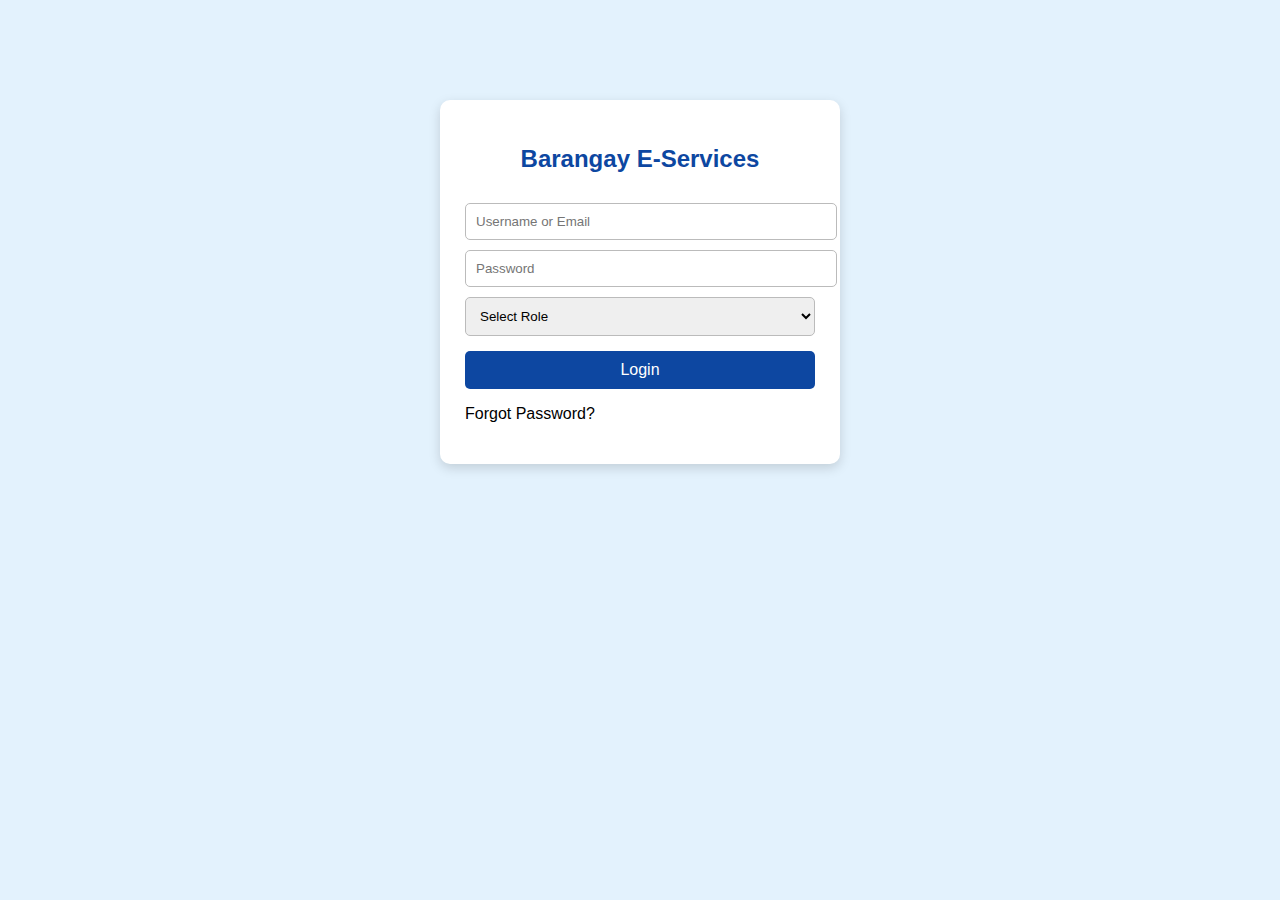
<file: index.html>
<!DOCTYPE html>
<html lang="en">
<head>
    <meta charset="UTF-8">
    <title>Barangay E-Services Login</title>
   <link rel="stylesheet" href="login.css">
</head>
<body>

<div class="login-container">
    <h2>Barangay E-Services</h2>

    <input type="text" id="username" placeholder="Username or Email">
    <input type="password" id="password" placeholder="Password">

    <select id="role">
        <option value="">Select Role</option>
        <option value="admin">Admin</option>
        <option value="staff">Staff</option>
        <option value="resident">Resident</option>
    </select>

    <button onclick="login()">Login</button>

    <div class="error" id="errorMsg"></div>

     <p class="forgot-password" onclick="forgotPassword()">Forgot Password?</p>
</div>

<script src="login.js"></script>
</body>
</html>
</file>
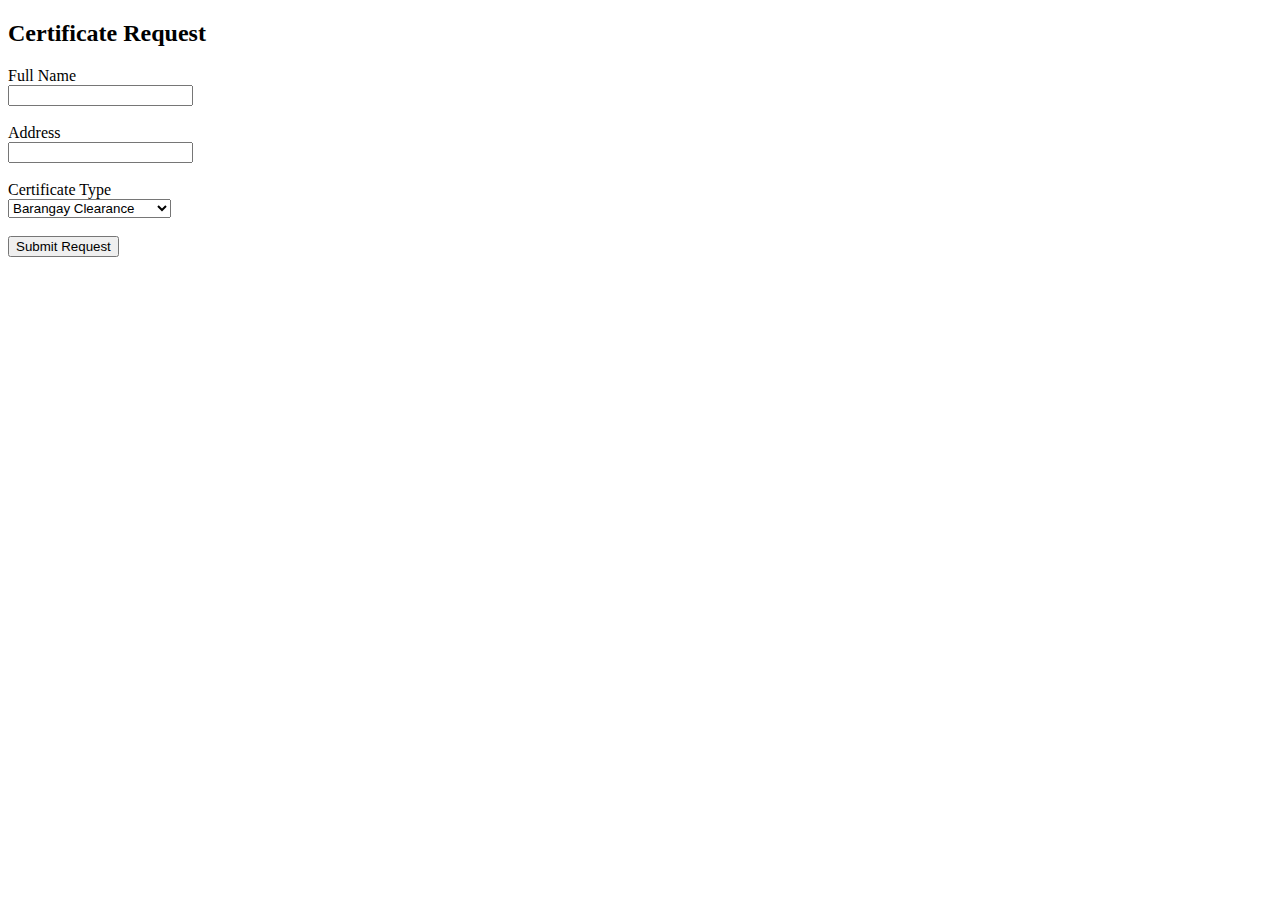
<file: certificate-request.html>
<!DOCTYPE html>
<html lang="en">
<head>
    <meta charset="UTF-8">
    <title>Certificate Request</title>
</head>
<body>

<h2>Certificate Request</h2>

<form>
    <label>Full Name</label><br>
    <input type="text"><br><br>

    <label>Address</label><br>
    <input type="text"><br><br>

    <label>Certificate Type</label><br>
    <select>
        <option>Barangay Clearance</option>
        <option>Certificate of Residency</option>
        <option>Certificate of Indigency</option>
    </select><br><br>

    <button type="submit">Submit Request</button>
</form>

</body>
</html>
</file>
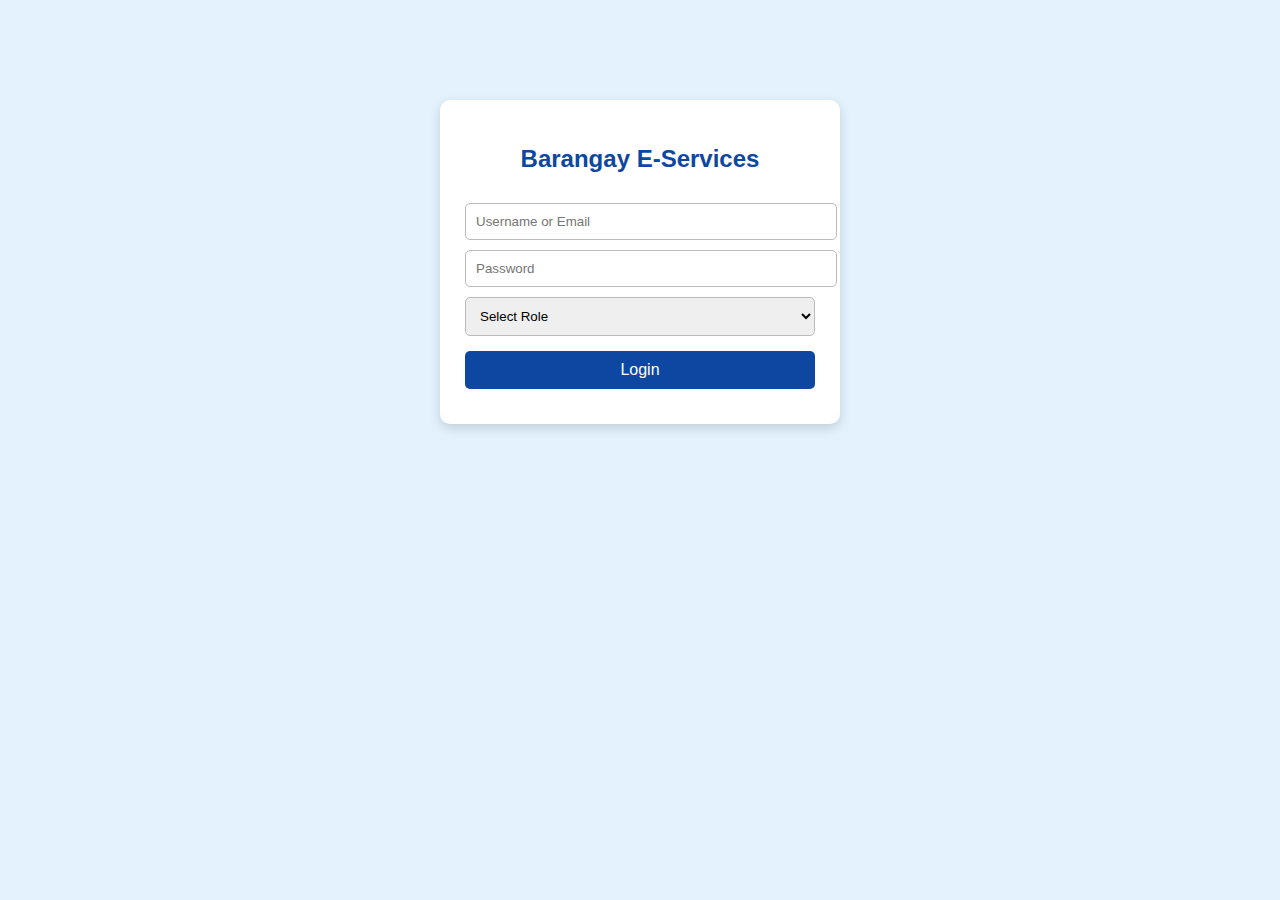
<file: login.html>
<!DOCTYPE html>
<html lang="en">
<head>
    <meta charset="UTF-8">
    <title>Barangay E-Services Login</title>
   <link rel="stylesheet" href="login.css">
</head>
<body>

<div class="login-container">
    <h2>Barangay E-Services</h2>

    <input type="text" id="username" placeholder="Username or Email">
    <input type="password" id="password" placeholder="Password">

    <select id="role">
        <option value="">Select Role</option>
        <option value="admin">Admin</option>
        <option value="staff">Staff</option>
        <option value="resident">Resident</option>
    </select>

    <button onclick="login()">Login</button>

    <div class="error" id="errorMsg"></div>
</div>

<script src="login.js"></script>
</body>
</html>
</file>
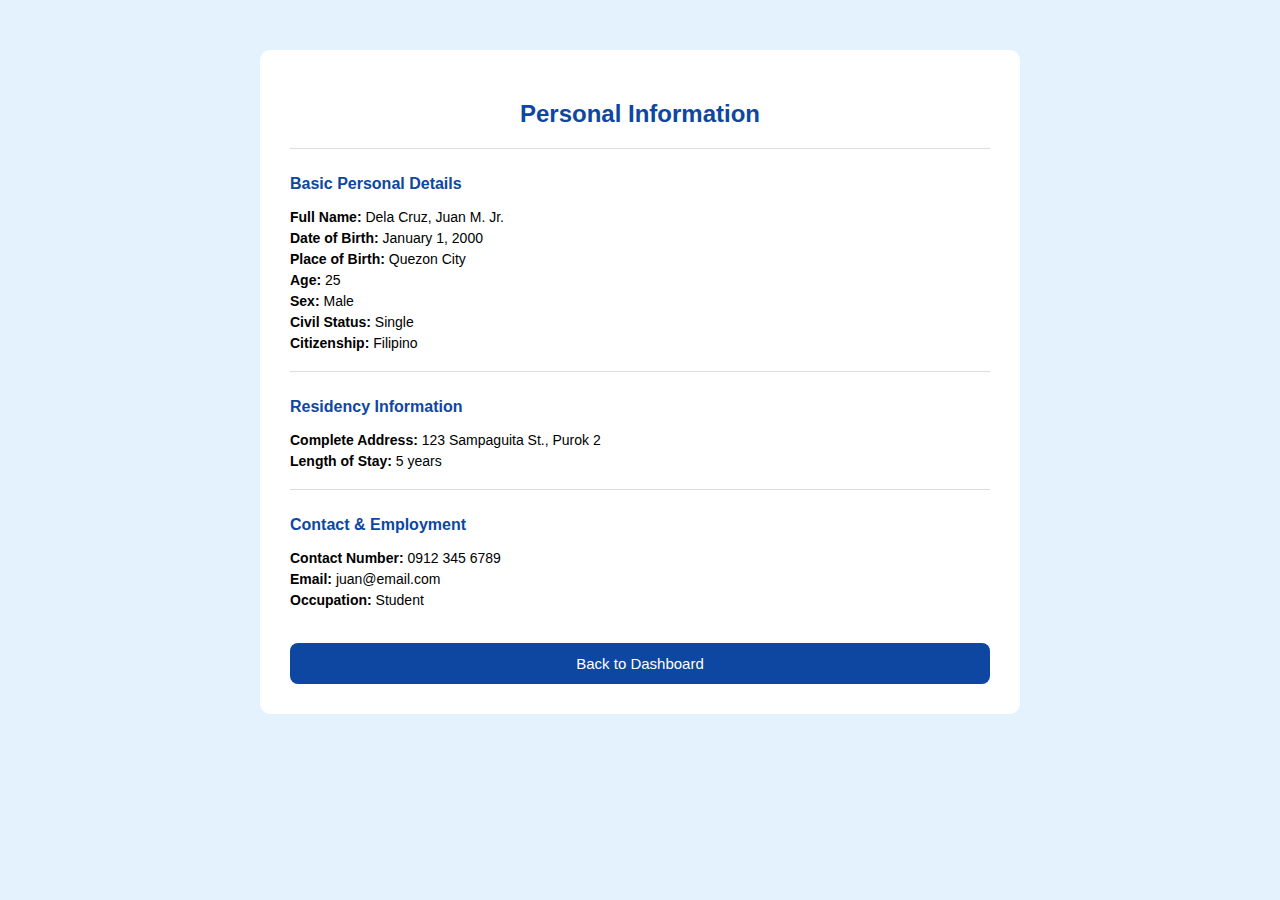
<file: personal-info.html>
<!DOCTYPE html>
<html lang="en">
<head>
    <meta charset="UTF-8">
    <title>Personal Information</title>
<link rel="stylesheet" href="personal-info.css">
</head>
<body>

<div class="info-container">
    <h2>Personal Information</h2>

    <div class="info-section">
        <h3>Basic Personal Details</h3>
        <p><b>Full Name:</b> Dela Cruz, Juan M. Jr.</p>
        <p><b>Date of Birth:</b> January 1, 2000</p>
        <p><b>Place of Birth:</b> Quezon City</p>
        <p><b>Age:</b> 25</p>
        <p><b>Sex:</b> Male</p>
        <p><b>Civil Status:</b> Single</p>
        <p><b>Citizenship:</b> Filipino</p>
    </div>

    <div class="info-section">
        <h3>Residency Information</h3>
        <p><b>Complete Address:</b> 123 Sampaguita St., Purok 2</p>
        <p><b>Length of Stay:</b> 5 years</p>
    </div>

    <div class="info-section">
        <h3>Contact & Employment</h3>
        <p><b>Contact Number:</b> 0912 345 6789</p>
        <p><b>Email:</b> juan@email.com</p>
        <p><b>Occupation:</b> Student</p>
    </div>

    <button class="back-btn" onclick="goBack()">Back to Dashboard</button>
</div>

<script>
    function goBack() {
        window.location.href = "resident-dashboard.html";
    }
</script>

</body>
</html>
</file>
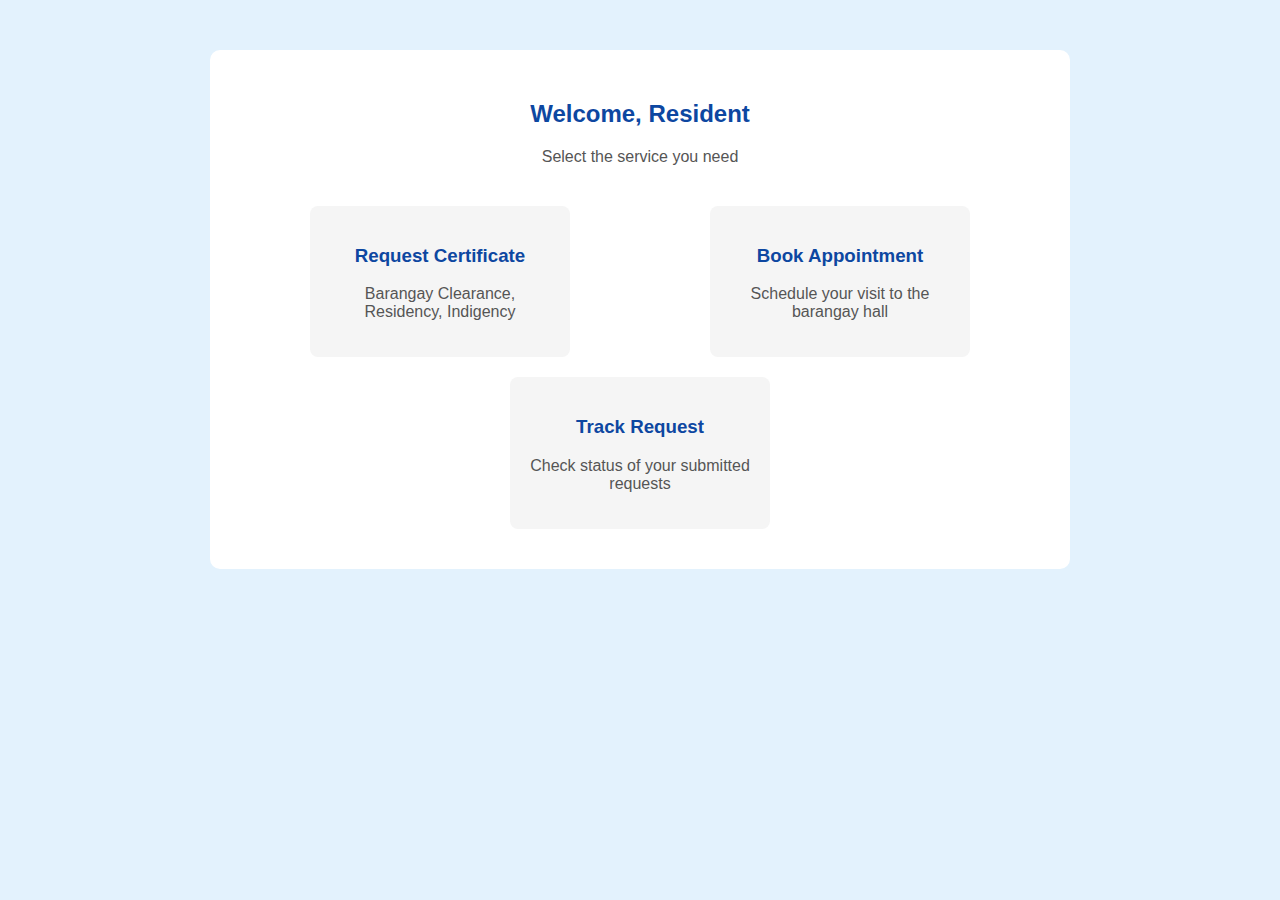
<file: resident-dashboard.html>
<!DOCTYPE html>
<html lang="en">
<head>
    <meta charset="UTF-8">
    <title>Resident Dashboard</title>
    <link rel="stylesheet" href="resident-dashboard.css">
</head>
<body>

<div class="dashboard-container">
    <h2>Welcome, Resident</h2>
    <p>Select the service you need</p>

    <div class="card-container">

        <div class="service-card" onclick="location.href='certificate-request.html'">
            <h3>Request Certificate</h3>
            <p>Barangay Clearance, Residency, Indigency</p>
        </div>

        <div class="service-card" onclick="location.href='appointment.html'">
            <h3>Book Appointment</h3>
            <p>Schedule your visit to the barangay hall</p>
        </div>

        <div class="service-card" onclick="location.href='track-request.html'">
            <h3>Track Request</h3>
            <p>Check status of your submitted requests</p>
        </div>

    </div>
</div>

</body>
</html>
</file>
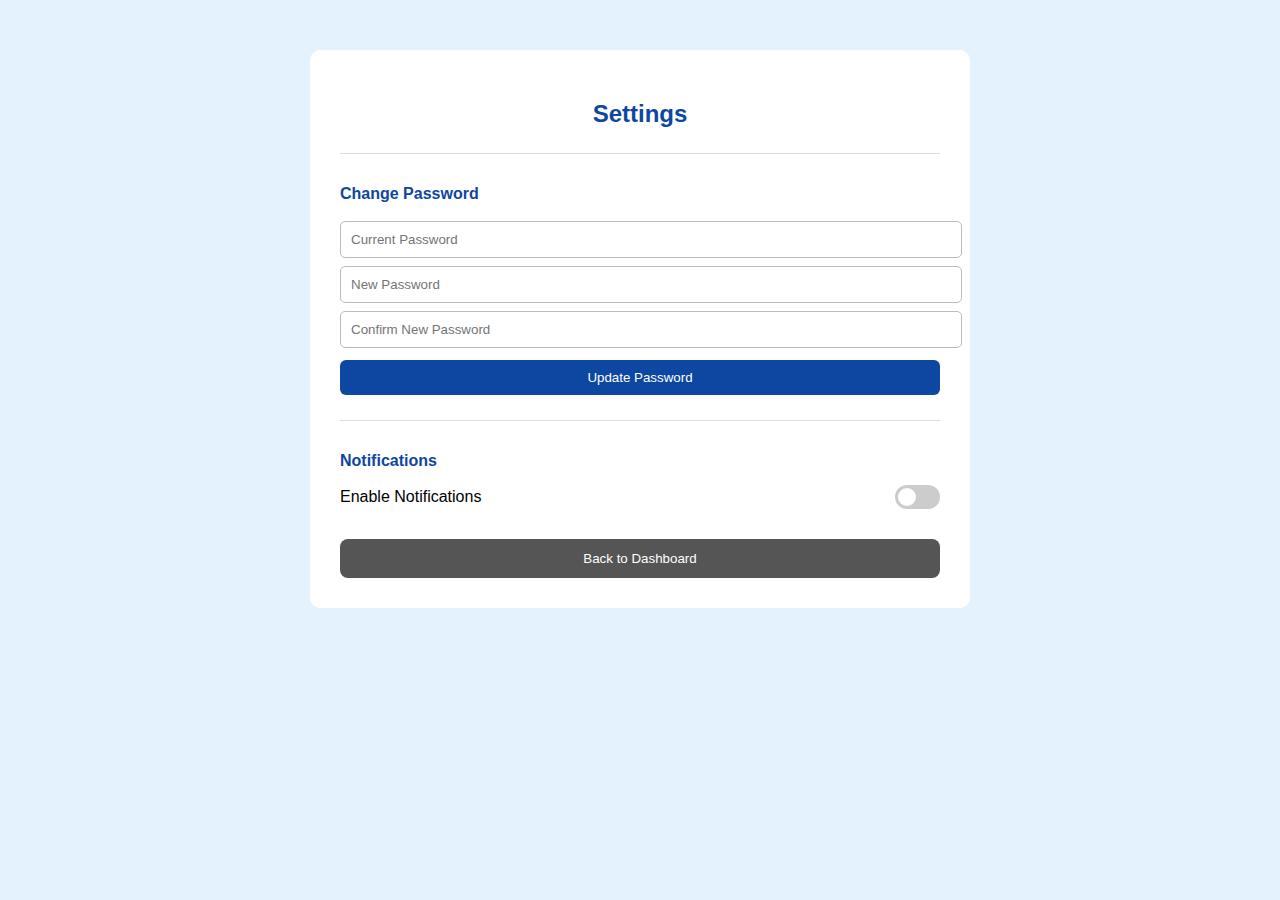
<file: resident-settings.html>
<!DOCTYPE html>
<html lang="en">
<head>
    <meta charset="UTF-8">
    <title>Settings</title>
    <link rel="stylesheet" href="resident-settings.css">
</head>
<body>

<div class="settings-container">
    <h2>Settings</h2>


    <div class="settings-section">
        <h3>Change Password</h3>

        <input type="password" id="currentPassword" placeholder="Current Password">
        <input type="password" id="newPassword" placeholder="New Password">
        <input type="password" id="confirmPassword" placeholder="Confirm New Password">

        <button onclick="changePassword()">Update Password</button>

        <p class="message" id="passwordMsg"></p>
    </div>

    <div class="settings-section">
        <h3>Notifications</h3>

        <div class="toggle-container">
            <span>Enable Notifications</span>
            <label class="switch">
                <input type="checkbox" id="notifToggle">
                <span class="slider"></span>
            </label>
        </div>
    </div>

    <button class="back-btn" onclick="goBack()">Back to Dashboard</button>
</div>

<script>
    function goBack() {
        window.location.href = "resident-dashboard.html";
    }

    function changePassword() {
        const newPass = document.getElementById("newPassword").value;
        const confirmPass = document.getElementById("confirmPassword").value;
        const msg = document.getElementById("passwordMsg");

        const passwordPattern = /^(?=.*[a-z])(?=.*[A-Z])(?=.*\d)(?=.*[\W_]).{8,}$/;

        if (!passwordPattern.test(newPass)) {
            msg.textContent = "Password must meet the required format.";
            msg.style.color = "red";
            return;
        }

        if (newPass !== confirmPass) {
            msg.textContent = "Passwords do not match.";
            msg.style.color = "red";
            return;
        }

        msg.textContent = "Password updated (demo only).";
        msg.style.color = "green";
    }
</script>

</body>
</html>
</file>
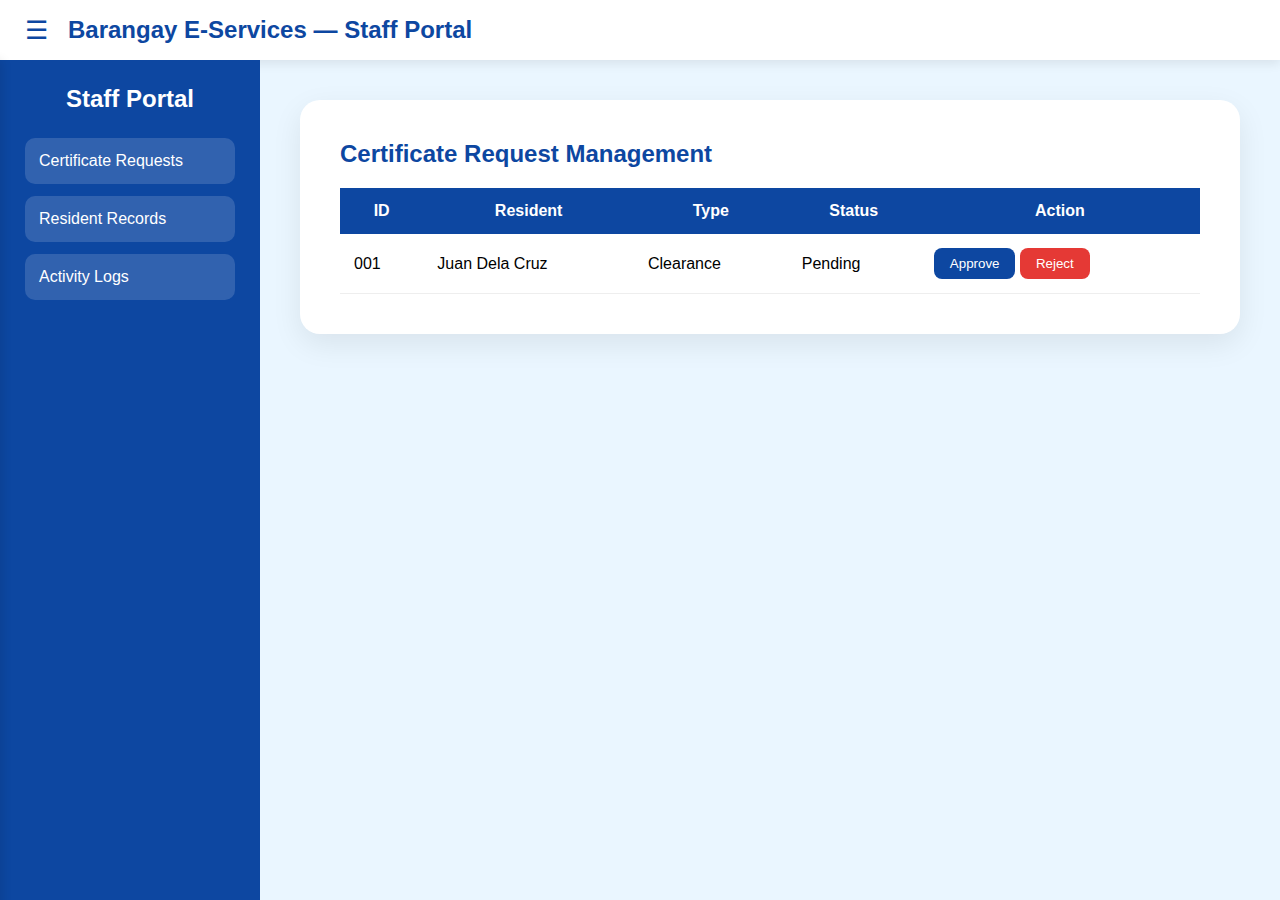
<file: staff-dashboard.html>
<!DOCTYPE html>
<html lang="en">
<head>
    <meta charset="UTF-8">
    <title>Staff Portal - Barangay E-Services</title>
    <link rel="stylesheet" href="staff-dashboard.css">
</head>
<body>

<div class="topbar">
    <div class="hamburger" onclick="toggleMenu()">☰</div>
    <h2>Barangay E-Services — Staff Portal</h2>
</div>

<div class="menu-panel" id="menuPanel">
    <h3>Account</h3>
    <ul>
        <li onclick="showProfile()">Personal Information</li>
        <li onclick="showSettings()">Settings</li>
        <li onclick="logout()">Logout</li>
    </ul>
</div>

<div class="dashboard-container">

    <aside class="sidebar">
        <h2>Staff Portal</h2>
        <ul>
            <li onclick="showSection('certificates')">Certificate Requests</li>
            <li onclick="showSection('residents')">Resident Records</li>
            <li onclick="showSection('logs')">Activity Logs</li>
        </ul>
    </aside>

    <main class="main-content">

        <section id="certificates" class="section active">
            <h2>Certificate Request Management</h2>
            <table>
                <tr>
                    <th>ID</th>
                    <th>Resident</th>
                    <th>Type</th>
                    <th>Status</th>
                    <th>Action</th>
                </tr>
                <tr>
                    <td>001</td>
                    <td>Juan Dela Cruz</td>
                    <td>Clearance</td>
                    <td>Pending</td>
                    <td>
                        <button>Approve</button>
                        <button class="reject">Reject</button>
                    </td>
                </tr>
            </table>
        </section>

        <section id="residents" class="section">
            <h2>Resident Records</h2>
            <button class="add-btn">+ Add Resident</button>
            <table>
                <tr>
                    <th>ID</th>
                    <th>Name</th>
                    <th>Address</th>
                    <th>Contact</th>
                    <th>Action</th>
                </tr>
                <tr>
                    <td>1001</td>
                    <td>Maria Santos</td>
                    <td>Purok 2</td>
                    <td>09123456789</td>
                    <td>
                        <button>Edit</button>
                        <button class="delete">Delete</button>
                    </td>
                </tr>
            </table>
        </section>

        <section id="logs" class="section">
            <h2>Activity Logs</h2>
            <table>
                <tr>
                    <th>Date</th>
                    <th>User</th>
                    <th>Action</th>
                </tr>
                <tr>
                    <td>2026-01-13</td>
                    <td>Staff1</td>
                    <td>Approved Request #001</td>
                </tr>
            </table>
        </section>

    </main>
</div>

<script>
function showSection(id) {
    document.querySelectorAll(".section").forEach(sec => sec.classList.remove("active"));
    document.getElementById(id).classList.add("active");
}

function toggleMenu() {
    document.getElementById("menuPanel").classList.toggle("open");
}

function logout() {
    if (confirm("Are you sure you want to logout?")) {
        localStorage.clear();
        window.location.href = "index.html";
    }
}

function showProfile() {
    window.location.href = "staff-personal-info.html";
}

function showSettings() {
    window.location.href = "staff-settings.html";
}
</script>

</body>
</html>
</file>
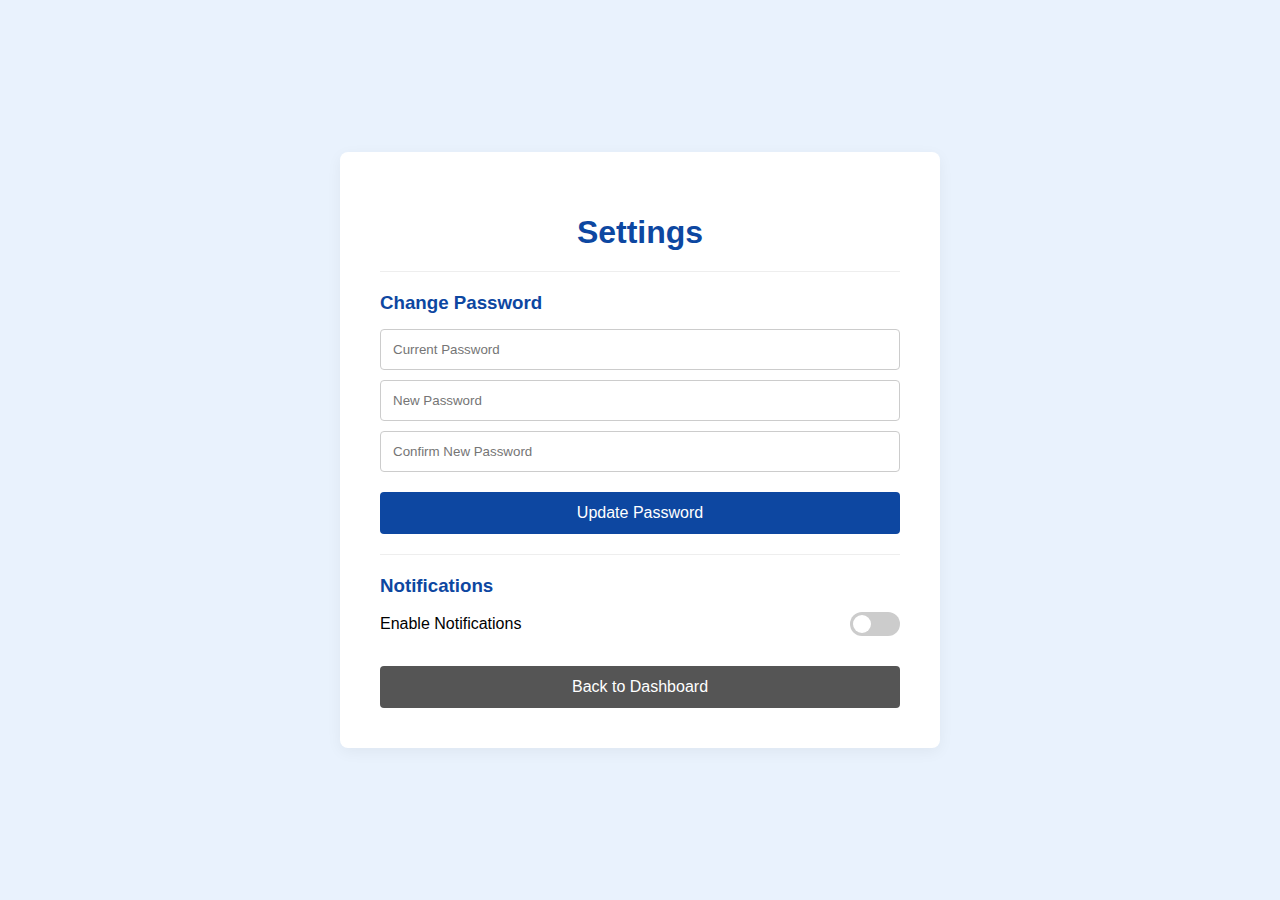
<file: staff-settings.html>
<!DOCTYPE html>
<html lang="en">
<head>
    <meta charset="UTF-8">
    <meta name="viewport" content="width=device-width, initial-scale=1.0">
    <title>Settings - Barangay E-Services</title>
    <link rel="stylesheet" href="staff-settings.css">
</head>
<body>

<div class="settings-container">
    <div class="settings-card">
        <h1>Settings</h1>
        <hr class="divider">

        <section class="settings-section">
            <h3>Change Password</h3>
            <div class="input-group">
                <input type="password" placeholder="Current Password">
                <input type="password" placeholder="New Password">
                <input type="password" placeholder="Confirm New Password">
            </div>
            <button class="update-btn">Update Password</button>
        </section>

        <hr class="divider">

        <section class="settings-section">
            <h3>Notifications</h3>
            <div class="toggle-container">
                <span>Enable Notifications</span>
                <label class="switch">
                    <input type="checkbox">
                    <span class="slider round"></span>
                </label>
            </div>
        </section>

        <button class="back-btn" onclick="goBack()">Back to Dashboard</button>
    </div>
</div>

<script>
    function goBack() {
        // Redirects back to your main dashboard file
        window.location.href = "staff-dashboard.html"; 
    }
</script>

</body>
</html>
</file>
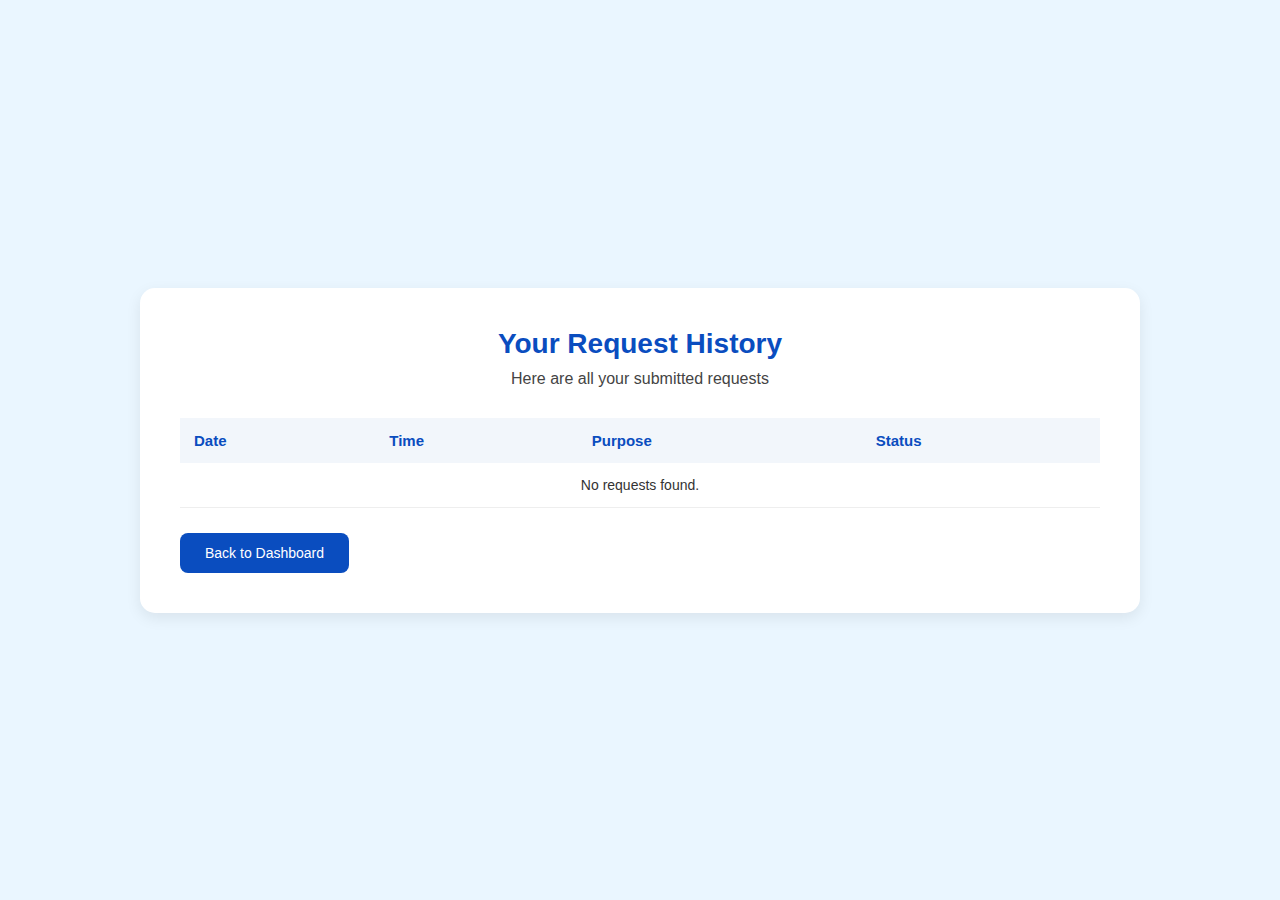
<file: track_request.html>
<!DOCTYPE html>
<html lang="en">
<head>
    <meta charset="UTF-8">
    <title>Track Request</title>
    <link rel="stylesheet" href="track_request.css">
</head>
<body>

<div class="track-container">
    <h2>Your Request History</h2>
    <p>Here are all your submitted requests</p>

    <table>
        <thead>
            <tr>
                <th>Date</th>
                <th>Time</th>
                <th>Purpose</th>
                <th>Status</th>
            </tr>
        </thead>
        <tbody id="requestTable"></tbody>
    </table>

    <button class="back-btn" onclick="location.href='resident-dashboard.html'">
        Back to Dashboard
    </button>
</div>

<script>
const requests = JSON.parse(localStorage.getItem("requests")) || [];
const table = document.getElementById("requestTable");

if (requests.length === 0) {
    table.innerHTML = `<tr><td colspan="4" style="text-align:center;">No requests found.</td></tr>`;
} else {
    requests.forEach(req => {
        const row = document.createElement("tr");

        row.innerHTML = `
            <td>${req.date}</td>
            <td>${req.time}</td>
            <td>${req.purpose}</td>
            <td class="${req.status === 'Pending' ? 'pending' : 'completed'}">
                ${req.status}
            </td>
        `;

        table.appendChild(row);
    });
}
</script>

</body>
</html>
</file>
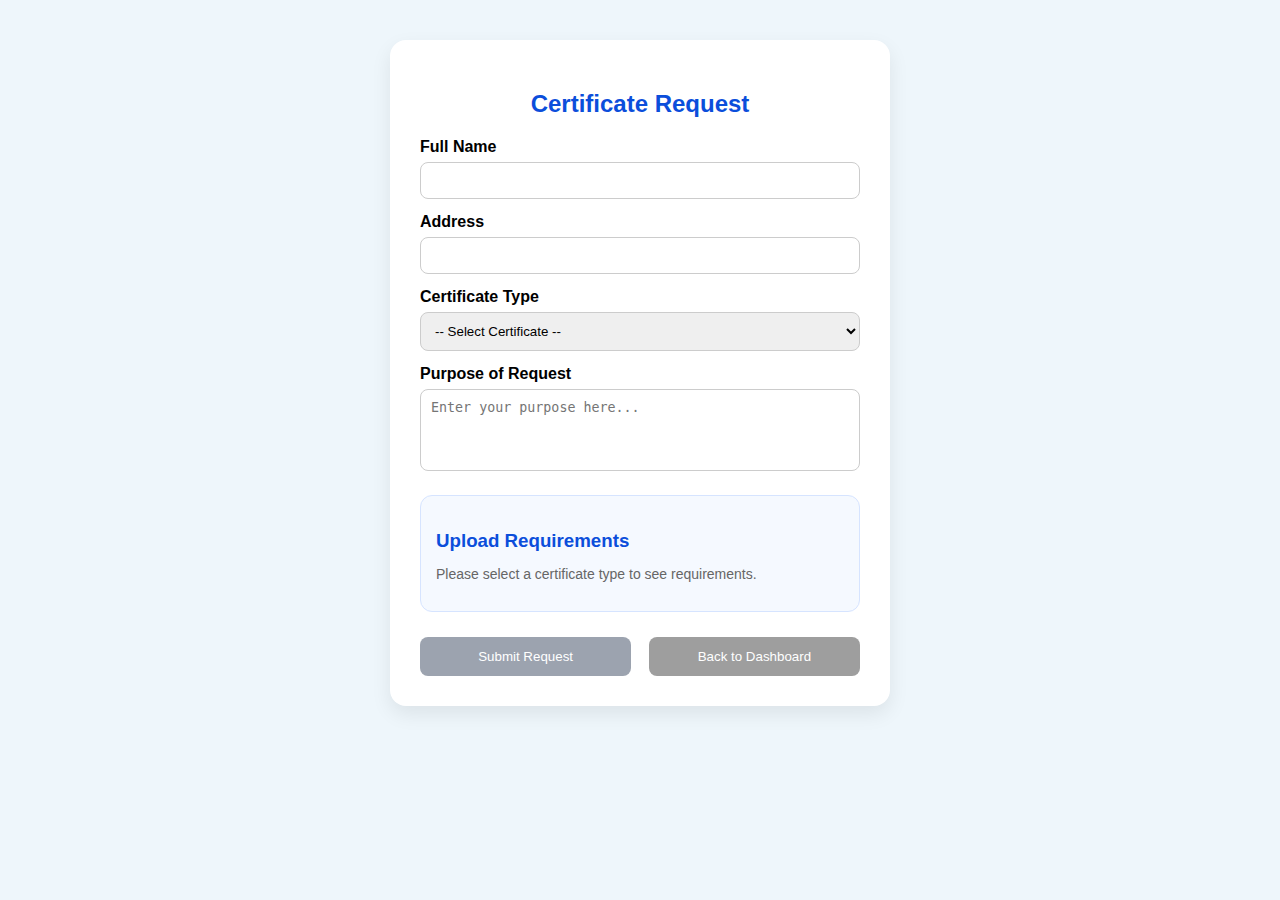
<file: mobprog/certificate-request.html>
<!DOCTYPE html>
<html lang="en">
<head>
    <meta charset="UTF-8">
    <title>Certificate Request</title>
    <link rel="stylesheet" href="certificate-request.css">
</head>
<body>

<div class="form-container">
    <h2>Certificate Request</h2>

    <form id="requestForm">

        <label>Full Name</label>
        <input type="text" required>

        <label>Address</label>
        <input type="text" required>

        <label>Certificate Type</label>
        <select id="certificateType" required>
            <option value="">-- Select Certificate --</option>
            <option value="clearance">Barangay Clearance - ₱20.00</option>
            <option value="residency">Certificate of Residency - ₱50.00</option>
            <option value="indigency">Certificate of Indigency - ₱20.00</option>
        </select>

        <label>Purpose of Request</label>
        <textarea rows="4" placeholder="Enter your purpose here..." required></textarea>

        <div class="requirements-box">
            <h3>Upload Requirements</h3>
            <div id="requirementsContainer">
                <p class="hint">Please select a certificate type to see requirements.</p>
            </div>
        </div>

        <div class="btn-group">
            <button type="submit" id="submitBtn" disabled>Submit Request</button>
            <button type="button" class="back-btn" onclick="location.href='resident-dashboard.html'">
                Back to Dashboard
            </button>
        </div>

    </form>
</div>

<script src="certificate-request.js"></script>
</body>
</html>
</file>
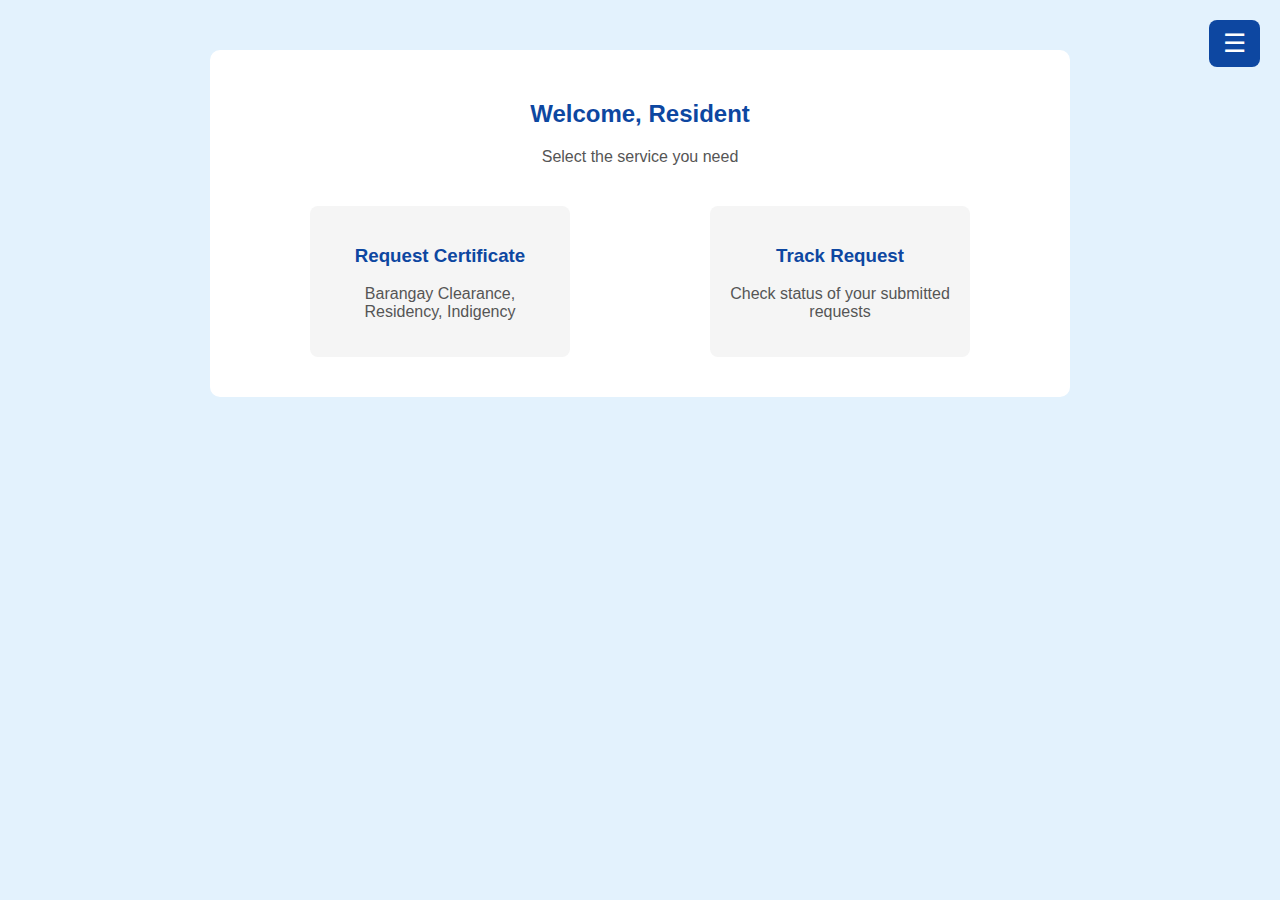
<file: mobprog/resident-dashboard.html>
<!DOCTYPE html>
<html lang="en">
<head>
    <meta charset="UTF-8">
    <title>Resident Dashboard</title>
    <link rel="stylesheet" href="resident-dashboard.css">
</head>
<body>

<div class="top-bar">
    <div class="hamburger" onclick="toggleMenu()">☰</div>

   <div class="menu" id="menu">
    <h4>Menu</h4>

    <div class="menu-item" onclick="location.href='personal-info.html'">
        Personal Information
    </div>

 <div class="menu-item" onclick="location.href='resident-settings.html'">
    Settings
</div>

    <button class="menu-logout" onclick="logout()">Logout</button>
</div>

</div>

<div class="dashboard-container">
    <h2>Welcome, Resident</h2>
    <p>Select the service you need</p>

    <div class="card-container">

        <div class="service-card" onclick="location.href='certificate-request.html'">
            <h3>Request Certificate</h3>
            <p>Barangay Clearance, Residency, Indigency</p>
        </div>

        <div class="service-card" onclick="location.href='track_request.html'">
            <h3>Track Request</h3>
            <p>Check status of your submitted requests</p>
        </div>

    </div>
</div>

<script>
    function toggleMenu() {
        document.getElementById("menu").classList.toggle("show");
    }

    function logout() {
        const confirmLogout = confirm("Are you sure you want to log out?");
        
        if (confirmLogout) {
            localStorage.removeItem("loggedInUser");
            localStorage.removeItem("userRole");
            window.location.href = "index.html";
        }
    }
</script>

</body>
</html>
</file>
<file: login.css>
body {
   font-family: Arial, sans-serif;
   background: #e3f2fd; 
 }

.login-container {
   width: 350px;
        margin: 100px auto;
        background: #ffffff; /* White */
        padding: 25px;
        border-radius: 10px;
        box-shadow: 0 4px 12px rgba(0, 0, 0, 0.15);
}

h2 {
    text-align: center;
    color: #0d47a1; 
}

input, select, button {
    width: 100%;
    padding: 10px;
    margin-top: 10px;
    border: 1px solid #bbb;
    border-radius: 5px;
}

button {
  width: 100%;
    padding: 10px;
    margin-top: 15px;
    background: #0d47a1; /* Dark Blue */
    color: white;
    border: none;
    border-radius: 5px;
    font-size: 16px;
    cursor: pointer;
}

button:hover {
     background: #08306b;
}

.error {
  color: red;
    text-align: center;
    margin-top: 10px;
    font-size: 14px;
}
</file>
<file: personal-info.css>
body {
    font-family: Arial, sans-serif;
    background-color: #e3f2fd;
}

.info-container {
    width: 90%;
    max-width: 700px;
    margin: 50px auto;
    background: white;
    padding: 30px;
    border-radius: 10px;
}

h2 {
    text-align: center;
    color: #0d47a1;
}

.info-section {
    margin-top: 20px;
    padding-top: 10px;
    border-top: 1px solid #ddd;
}

.info-section h3 {
    color: #0d47a1;
    font-size: 16px;
}

.info-section p {
    font-size: 14px;
    margin: 5px 0;
}

.back-btn {
    margin-top: 30px;
    width: 100%;
    padding: 12px;
    background: #0d47a1;
    color: white;
    border: none;
    border-radius: 8px;
    cursor: pointer;
    font-size: 15px;
}

.back-btn:hover {
    background: #08306b;
}
</file>
<file: resident-dashboard.css>
.menu-item {
    padding: 10px;
    margin: 8px 0;
    background: #f5f5f5;
    border-radius: 6px;
    font-size: 14px;
    cursor: pointer;
    text-align: center;
}

.menu-item:hover {
    background: #e3f2fd;
}


.top-bar {
    position: fixed;
    top: 20px;
    right: 20px;
    z-index: 1000;
}

.hamburger {
    font-size: 26px;
    cursor: pointer;
    background: #0d47a1;
    color: white;
    padding: 8px 14px;
    border-radius: 8px;
}

/* MENU DROPDOWN */
.menu {
    display: none;
    position: absolute;
    right: 0;
    top: 50px;
    width: 220px;
    background: white;
    padding: 15px;
    border-radius: 10px;
    box-shadow: 0 5px 15px rgba(0,0,0,0.2);
}

.menu.show {
    display: block;
}

.menu h4 {
    margin-top: 0;
    color: #0d47a1;
    text-align: center;
}

.menu p {
    font-size: 13px;
    margin: 6px 0;
    color: #333;
}

.menu-logout {
    width: 100%;
    margin-top: 10px;
    background: #e74c3c;
    color: white;
    border: none;
    padding: 10px;
    border-radius: 6px;
    cursor: pointer;
}

.menu-logout:hover {
    background: #c0392b;
}



body {
    font-family: Arial, sans-serif;
    background-color: #e3f2fd;
}

.dashboard-container {
    width: 90%;
    max-width: 800px;
    margin: 50px auto;
    background-color: #ffffff;
    padding: 30px;
    border-radius: 10px;
}

h2 {
    text-align: center;
    color: #0d47a1;
}

p {
    text-align: center;
    color: #555;
}

.card-container {
    display: flex;
    justify-content: space-around;
    margin-top: 30px;
    flex-wrap: wrap;
}

.service-card {
    width: 220px;
    padding: 20px;
    background-color: #f5f5f5;
    border-radius: 8px;
    text-align: center;
    cursor: pointer;
    margin: 10px;
    transition: 0.3s;
}

.service-card:hover {
    background-color: #e3f2fd;
}

.service-card h3 {
    color: #0d47a1;
}

.logout-btn {
    position: fixed;
    bottom: 20px;
    left: 20px;

    background: #e74c3c;
    color: white;
    border: none;
    padding: 12px 20px;
    border-radius: 10px;
    cursor: pointer;
    font-size: 14px;
    box-shadow: 0 5px 10px rgba(0,0,0,0.15);
    transition: 0.3s ease;
    z-index: 1000;
}

.logout-btn:hover {
    background: #c0392b;
}
</file>
<file: resident-settings.css>
body {
    font-family: Arial, sans-serif;
    background-color: #e3f2fd;
}

.settings-container {
    width: 90%;
    max-width: 600px;
    margin: 50px auto;
    background: white;
    padding: 30px;
    border-radius: 10px;
}

h2 {
    text-align: center;
    color: #0d47a1;
}

.settings-section {
    margin-top: 25px;
    padding-top: 15px;
    border-top: 1px solid #ddd;
}

.settings-section h3 {
    color: #0d47a1;
    font-size: 16px;
    margin-bottom: 10px;
}

input {
    width: 100%;
    padding: 10px;
    margin-top: 8px;
    border: 1px solid #bbb;
    border-radius: 5px;
}

.settings-section button {
    width: 100%;
    margin-top: 12px;
    padding: 10px;
    background: #0d47a1;
    color: white;
    border: none;
    border-radius: 6px;
    cursor: pointer;
}

.settings-section button:hover {
    background: #08306b;
}

.message {
    margin-top: 8px;
    font-size: 13px;
}

/* TOGGLE SWITCH */
.toggle-container {
    display: flex;
    justify-content: space-between;
    align-items: center;
    margin-top: 15px;
}

.switch {
    position: relative;
    display: inline-block;
    width: 45px;
    height: 24px;
}

.switch input {
    opacity: 0;
    width: 0;
    height: 0;
}

.slider {
    position: absolute;
    cursor: pointer;
    background-color: #ccc;
    border-radius: 24px;
    top: 0;
    left: 0;
    right: 0;
    bottom: 0;
    transition: .4s;
}

.slider:before {
    position: absolute;
    content: "";
    height: 18px;
    width: 18px;
    left: 3px;
    bottom: 3px;
    background-color: white;
    border-radius: 50%;
    transition: .4s;
}

input:checked + .slider {
    background-color: #0d47a1;
}

input:checked + .slider:before {
    transform: translateX(21px);
}

.back-btn {
    margin-top: 30px;
    width: 100%;
    padding: 12px;
    background: #555;
    color: white;
    border: none;
    border-radius: 8px;
    cursor: pointer;
}

.back-btn:hover {
    background: #333;
}
</file>
<file: staff-dashboard.css>
* {
    margin: 0;
    padding: 0;
    box-sizing: border-box;
    font-family: "Segoe UI", Arial, sans-serif;
}

body {
    background: #eaf6ff;
}

.topbar {
    height: 60px;
    background: white;
    display: flex;
    align-items: center;
    padding: 0 25px;
    box-shadow: 0 4px 10px rgba(0,0,0,0.08);
}

.topbar h2 {
    margin-left: 20px;
    color: #0d47a1;
}

.hamburger {
    font-size: 26px;
    cursor: pointer;
    color: #0d47a1;
}

.menu-panel {
    position: fixed;
    top: 60px;
    left: -250px;
    width: 250px;
    height: 100%;
    background: white;
    box-shadow: 2px 0 10px rgba(0,0,0,0.1);
    padding: 20px;
    transition: 0.3s;
    z-index: 1000;
}

.menu-panel.open {
    left: 0;
}

.menu-panel h3 {
    color: #0d47a1;
    margin-bottom: 20px;
}

.menu-panel ul {
    list-style: none;
}

.menu-panel li {
    padding: 12px;
    border-radius: 8px;
    cursor: pointer;
    margin-bottom: 10px;
}

.menu-panel li:hover {
    background: #f0f7ff;
}

.dashboard-container {
    display: flex;
    min-height: calc(100vh - 60px);
}

.sidebar {
    width: 260px;
    background: #0d47a1;
    color: white;
    padding: 25px;
}

.sidebar h2 {
    margin-bottom: 25px;
    text-align: center;
}

.sidebar ul {
    list-style: none;
}

.sidebar li {
    padding: 14px;
    border-radius: 10px;
    background: rgba(255,255,255,0.15);
    margin-bottom: 12px;
    cursor: pointer;
}

.sidebar li:hover {
    background: rgba(255,255,255,0.3);
}

.main-content {
    flex: 1;
    padding: 40px;
}

.section {
    display: none;
    background: white;
    border-radius: 20px;
    padding: 40px;
    box-shadow: 0 10px 30px rgba(0,0,0,0.08);
}

.section.active {
    display: block;
}

.section h2 {
    color: #0d47a1;
    margin-bottom: 20px;
}

table {
    width: 100%;
    border-collapse: collapse;
}

th {
    background: #0d47a1;
    color: white;
    padding: 14px;
}

td {
    padding: 14px;
    border-bottom: 1px solid #eee;
}

tr:hover {
    background: #f5fbff;
}

button {
    padding: 8px 16px;
    border-radius: 8px;
    border: none;
    background: #0d47a1;
    color: white;
    cursor: pointer;
}

button:hover {
    opacity: 0.85;
}

.reject, .delete {
    background: #e53935;
}

.add-btn {
    background: #1e88e5;
    margin-bottom: 15px;
}
</file>
<file: staff-settings.css>
body {
    font-family: Arial, sans-serif;
    background-color: #e9f2fd; /* Light blue background */
    margin: 0;
    display: flex;
    justify-content: center;
    align-items: center;
    height: 100vh;
}

.settings-container {
    width: 100%;
    max-width: 600px;
    padding: 20px;
}

.settings-card {
    background: white;
    padding: 40px;
    border-radius: 8px;
    box-shadow: 0 4px 15px rgba(0,0,0,0.05);
    text-align: left;
}

h1 {
    color: #0d47a1;
    text-align: center;
    margin-bottom: 20px;
}

.divider {
    border: 0;
    border-top: 1px solid #eee;
    margin: 20px 0;
}

h3 {
    color: #0d47a1;
    margin-bottom: 15px;
}

.input-group input {
    width: 100%;
    padding: 12px;
    margin-bottom: 10px;
    border: 1px solid #ccc;
    border-radius: 4px;
    box-sizing: border-box; /* Ensures padding doesn't affect width */
}

.update-btn {
    width: 100%;
    padding: 12px;
    background-color: #0d47a1;
    color: white;
    border: none;
    border-radius: 4px;
    cursor: pointer;
    font-size: 16px;
    margin-top: 10px;
}

.update-btn:hover {
    background-color: #08306b;
}

.toggle-container {
    display: flex;
    justify-content: space-between;
    align-items: center;
    margin-bottom: 30px;
}

.switch {
    position: relative;
    display: inline-block;
    width: 50px;
    height: 24px;
}

.switch input {
    opacity: 0;
    width: 0;
    height: 0;
}

.slider {
    position: absolute;
    cursor: pointer;
    top: 0; left: 0; right: 0; bottom: 0;
    background-color: #ccc;
    transition: .4s;
    border-radius: 24px;
}

.slider:before {
    position: absolute;
    content: "";
    height: 18px;
    width: 18px;
    left: 3px;
    bottom: 3px;
    background-color: white;
    transition: .4s;
    border-radius: 50%;
}

input:checked + .slider {
    background-color: #0d47a1;
}

input:checked + .slider:before {
    transform: translateX(26px);
}

.back-btn {
    width: 100%;
    padding: 12px;
    background-color: #555;
    color: white;
    border: none;
    border-radius: 4px;
    cursor: pointer;
    font-size: 16px;
}

.back-btn:hover {
    background-color: #333;
}
</file>
<file: track_request.css>
*
{
    margin: 0;
    padding: 0;
    box-sizing: border-box;
    font-family: "Segoe UI", Arial, sans-serif;
}
    
body {
    background-color: #eaf6ff;
    min-height: 100vh;
    display: flex;
    justify-content: center;
    align-items: center;
}

.track-container {
    background: white;
    width: 90%;
    max-width: 1000px;
    padding: 40px;
    border-radius: 15px;
    box-shadow: 0 5px 15px rgba(0,0,0,0.08);
}

.track-container h2 {
    text-align: center;
    color: #0a4dbf;
    margin-bottom: 10px;
    font-size: 28px;
}

.track-container p {
    text-align: center;
    color: #444;
    margin-bottom: 30px;
}

table {
    width: 100%;
    border-collapse: collapse;
    margin-top: 20px;
}

th {
    background-color: #f2f6fb;
    color: #0a4dbf;
    padding: 14px;
    text-align: left;
    font-size: 15px;
}

td {
    padding: 14px;
    border-bottom: 1px solid #eee;
    color: #333;
    font-size: 14px;
}

.pending {
    color: #f39c12;
    font-weight: 600;
}

.completed {
    color: #27ae60;
    font-weight: 600;
}

.back-btn {
    margin-top: 25px;
    padding: 12px 25px;
    background: #0a4dbf;
    color: white;
    border: none;
    border-radius: 8px;
    cursor: pointer;
    font-size: 14px;
    transition: 0.3s ease;
}

.back-btn:hover {
    background: #083a91;
}
</file>
<file: mobprog/certificate-request.css>
body {
    font-family: Arial, sans-serif;
    background-color: #eef6fb;
}

.form-container {
    width: 440px;
    margin: 40px auto;
    background: #fff;
    padding: 30px;
    border-radius: 16px;
    box-shadow: 0 8px 20px rgba(0,0,0,0.08);
}

h2 {
    text-align: center;
    color: #0b4edb;
    margin-bottom: 20px;
}

label {
    font-weight: 600;
    display: block;
    margin-top: 14px;
}

input, select, textarea {
    width: 100%;
    margin-top: 6px;
    padding: 10px;
    border-radius: 8px;
    border: 1px solid #ccc;
    box-sizing: border-box;
}

textarea {
    resize: none;
}

.requirements-box {
    margin-top: 20px;
    padding: 15px;
    background-color: #f5f9ff;
    border-radius: 12px;
    border: 1px solid #d6e4ff;
}

.requirements-box h3 {
    margin-bottom: 10px;
    color: #0b4edb;
}

.requirement {
    margin-bottom: 12px;
}

.requirement label {
    font-weight: normal;
    margin-bottom: 4px;
}

input[type="file"] {
    background: #fff;
    padding: 6px;
}

.hint {
    font-size: 14px;
    color: #666;
}

.btn-group {
    margin-top: 25px;
    display: flex;
    justify-content: space-between;
}

button {
    width: 48%;
    padding: 12px;
    border: none;
    border-radius: 8px;
    color: #fff;
    background-color: #9ca3af;
    cursor: not-allowed;
}

button.enabled {
    background-color: #0b4edb;
    cursor: pointer;
}

.back-btn {
    background-color: #9e9e9e;
    cursor: pointer;
}
</file>
<file: mobprog/resident-dashboard.css>
.menu-item {
    padding: 10px;
    margin: 8px 0;
    background: #f5f5f5;
    border-radius: 6px;
    font-size: 14px;
    cursor: pointer;
    text-align: center;
}

.menu-item:hover {
    background: #e3f2fd;
}


.top-bar {
    position: fixed;
    top: 20px;
    right: 20px;
    z-index: 1000;
}

.hamburger {
    font-size: 26px;
    cursor: pointer;
    background: #0d47a1;
    color: white;
    padding: 8px 14px;
    border-radius: 8px;
}

/* MENU DROPDOWN */
.menu {
    display: none;
    position: absolute;
    right: 0;
    top: 50px;
    width: 220px;
    background: white;
    padding: 15px;
    border-radius: 10px;
    box-shadow: 0 5px 15px rgba(0,0,0,0.2);
}

.menu.show {
    display: block;
}

.menu h4 {
    margin-top: 0;
    color: #0d47a1;
    text-align: center;
}

.menu p {
    font-size: 13px;
    margin: 6px 0;
    color: #333;
}

.menu-logout {
    width: 100%;
    margin-top: 10px;
    background: #e74c3c;
    color: white;
    border: none;
    padding: 10px;
    border-radius: 6px;
    cursor: pointer;
}

.menu-logout:hover {
    background: #c0392b;
}



body {
    font-family: Arial, sans-serif;
    background-color: #e3f2fd;
}

.dashboard-container {
    width: 90%;
    max-width: 800px;
    margin: 50px auto;
    background-color: #ffffff;
    padding: 30px;
    border-radius: 10px;
}

h2 {
    text-align: center;
    color: #0d47a1;
}

p {
    text-align: center;
    color: #555;
}

.card-container {
    display: flex;
    justify-content: space-around;
    margin-top: 30px;
    flex-wrap: wrap;
}

.service-card {
    width: 220px;
    padding: 20px;
    background-color: #f5f5f5;
    border-radius: 8px;
    text-align: center;
    cursor: pointer;
    margin: 10px;
    transition: 0.3s;
}

.service-card:hover {
    background-color: #e3f2fd;
}

.service-card h3 {
    color: #0d47a1;
}

.logout-btn {
    position: fixed;
    bottom: 20px;
    left: 20px;

    background: #e74c3c;
    color: white;
    border: none;
    padding: 12px 20px;
    border-radius: 10px;
    cursor: pointer;
    font-size: 14px;
    box-shadow: 0 5px 10px rgba(0,0,0,0.15);
    transition: 0.3s ease;
    z-index: 1000;
}

.logout-btn:hover {
    background: #c0392b;
}
</file>
